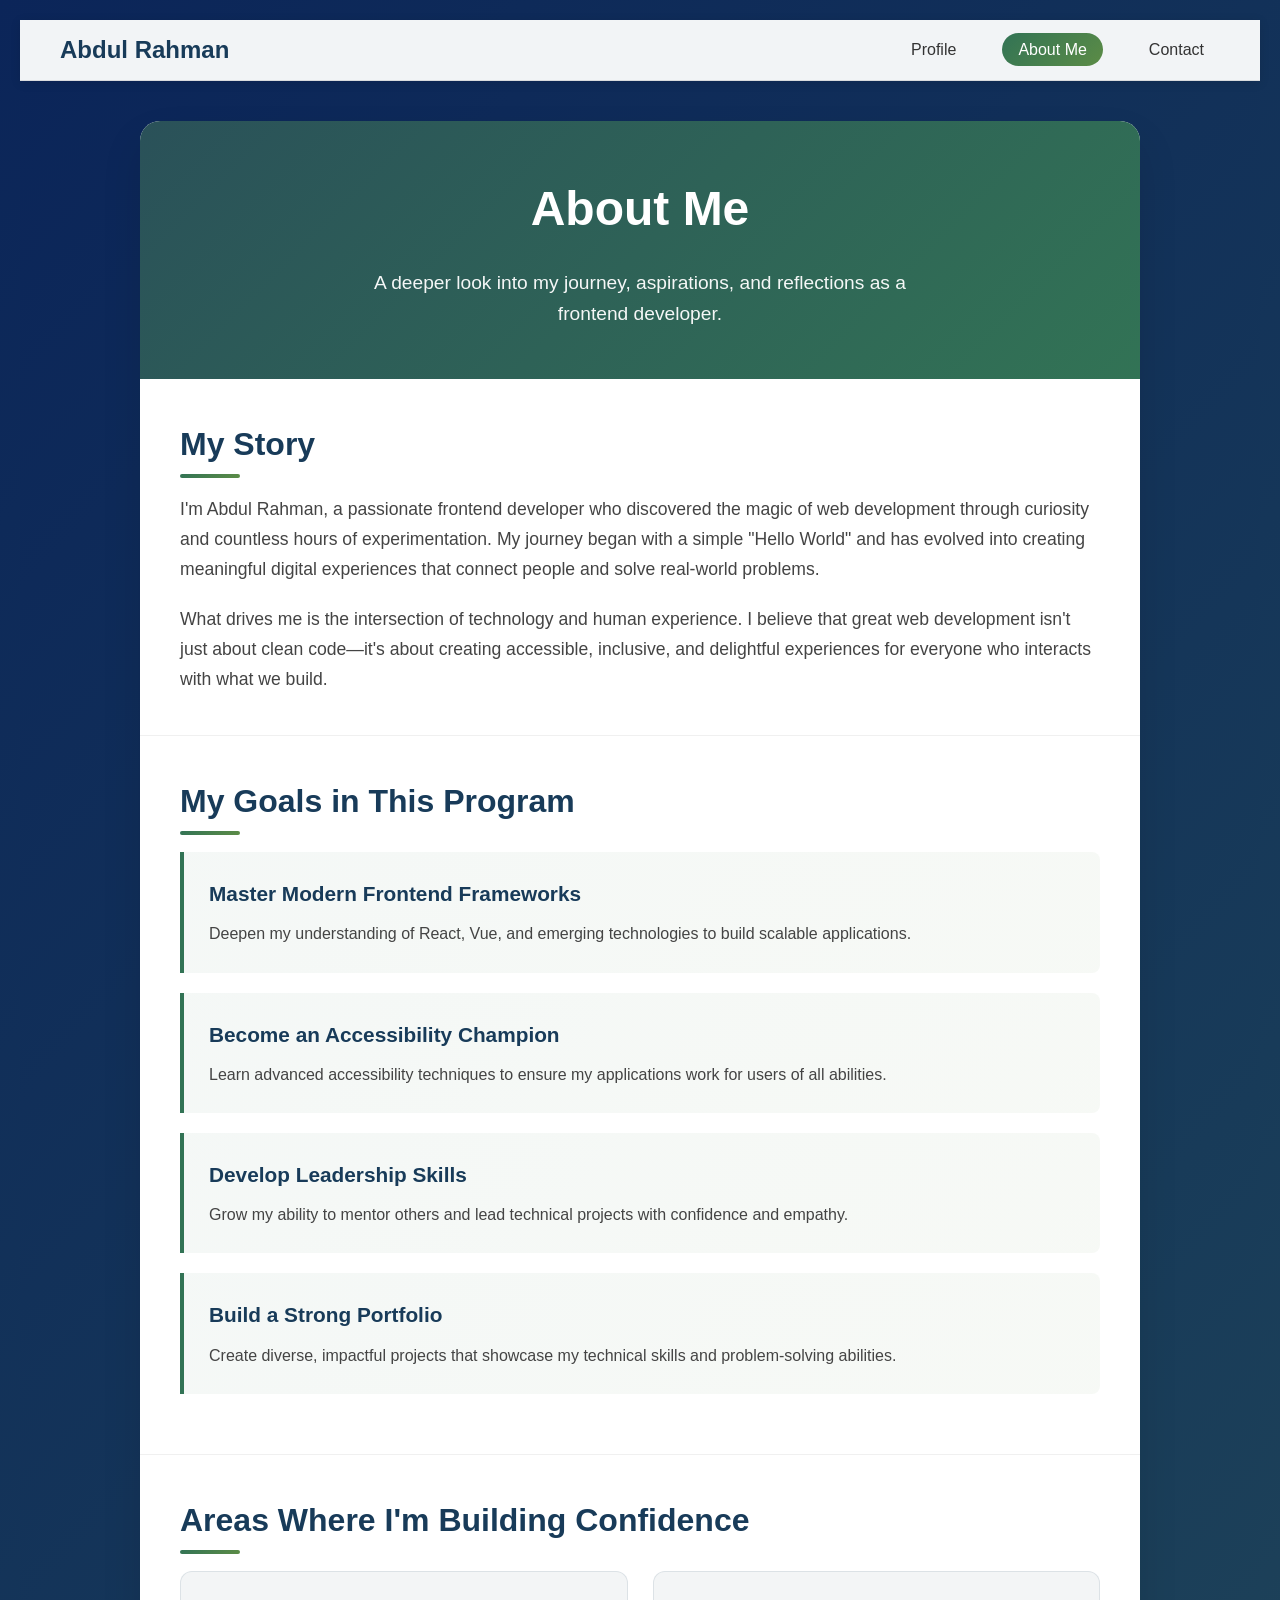
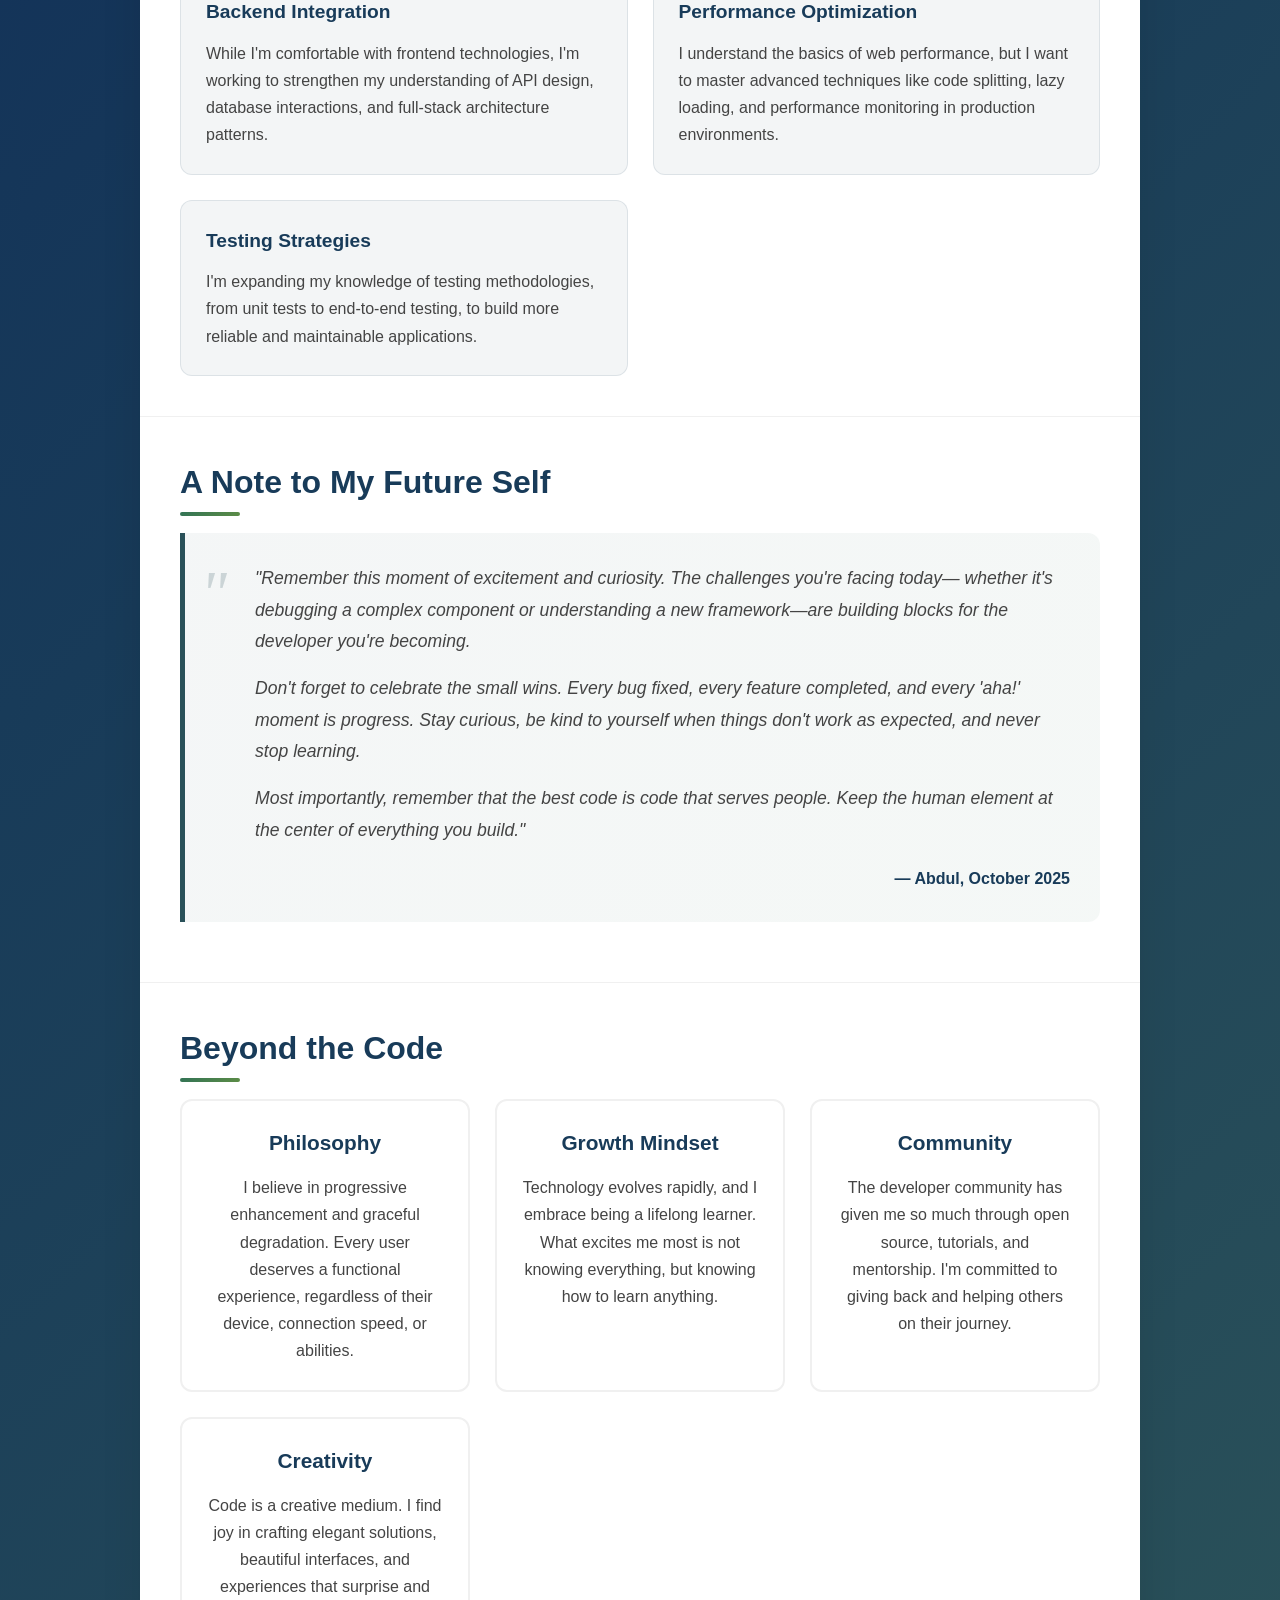
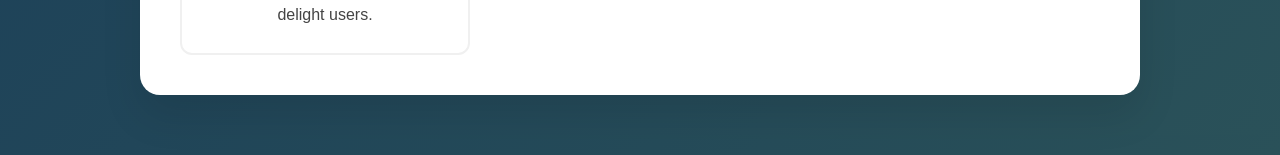
<file: about.html>
<!DOCTYPE html>
<html lang="en">
<head>
    <meta charset="UTF-8">
    <meta name="viewport" content="width=device-width, initial-scale=1.0">
    <title>About Me - Abdul Rahman</title>
    <link rel="stylesheet" href="styles.css">
</head>
<body>
    <nav class="main-navigation" aria-label="Main navigation">
        <div class="nav-container">
            <a href="index.html" class="nav-logo">Abdul Rahman</a>
            <ul class="nav-links">
                <li><a href="index.html" class="nav-link">Profile</a></li>
                <li><a href="about.html" class="nav-link active" aria-current="page">About Me</a></li>
                <li><a href="contact.html" class="nav-link">Contact</a></li>
            </ul>
        </div>
    </nav>
    
    <main class="about-main" data-testid="test-about-page">
        <div class="about-container">
            <header class="about-header">
                <h1>About Me</h1>
                <p>A deeper look into my journey, aspirations, and reflections as a frontend developer.</p>
            </header>
            
            <section class="about-section" data-testid="test-about-bio">
                <h2>My Story</h2>
                <p>
                    I'm Abdul Rahman, a passionate frontend developer who discovered the magic of web development 
                    through curiosity and countless hours of experimentation. My journey began with a simple 
                    "Hello World" and has evolved into creating meaningful digital experiences that connect people 
                    and solve real-world problems.
                </p>
                <p>
                    What drives me is the intersection of technology and human experience. I believe that great 
                    web development isn't just about clean code—it's about creating accessible, inclusive, and 
                    delightful experiences for everyone who interacts with what we build.
                </p>
            </section>
            
            <section class="about-section" data-testid="test-about-goals">
                <h2>My Goals in This Program</h2>
                <ul class="goals-list">
                    <li>
                        <h3>Master Modern Frontend Frameworks</h3>
                        <p>Deepen my understanding of React, Vue, and emerging technologies to build scalable applications.</p>
                    </li>
                    <li>
                        <h3>Become an Accessibility Champion</h3>
                        <p>Learn advanced accessibility techniques to ensure my applications work for users of all abilities.</p>
                    </li>
                    <li>
                        <h3>Develop Leadership Skills</h3>
                        <p>Grow my ability to mentor others and lead technical projects with confidence and empathy.</p>
                    </li>
                    <li>
                        <h3>Build a Strong Portfolio</h3>
                        <p>Create diverse, impactful projects that showcase my technical skills and problem-solving abilities.</p>
                    </li>
                </ul>
            </section>
            
            <section class="about-section" data-testid="test-about-confidence">
                <h2>Areas Where I'm Building Confidence</h2>
                <div class="confidence-areas">
                    <div class="confidence-item">
                        <h3>Backend Integration</h3>
                        <p>
                            While I'm comfortable with frontend technologies, I'm working to strengthen my understanding 
                            of API design, database interactions, and full-stack architecture patterns.
                        </p>
                    </div>
                    <div class="confidence-item">
                        <h3>Performance Optimization</h3>
                        <p>
                            I understand the basics of web performance, but I want to master advanced techniques like 
                            code splitting, lazy loading, and performance monitoring in production environments.
                        </p>
                    </div>
                    <div class="confidence-item">
                        <h3>Testing Strategies</h3>
                        <p>
                            I'm expanding my knowledge of testing methodologies, from unit tests to end-to-end testing, 
                            to build more reliable and maintainable applications.
                        </p>
                    </div>
                </div>
            </section>
            
            <section class="about-section" data-testid="test-about-future-note">
                <h2>A Note to My Future Self</h2>
                <blockquote class="future-note">
                    <p>
                        "Remember this moment of excitement and curiosity. The challenges you're facing today—
                        whether it's debugging a complex component or understanding a new framework—are building 
                        blocks for the developer you're becoming.
                    </p>
                    <p>
                        Don't forget to celebrate the small wins. Every bug fixed, every feature completed, and 
                        every 'aha!' moment is progress. Stay curious, be kind to yourself when things don't work 
                        as expected, and never stop learning.
                    </p>
                    <p>
                        Most importantly, remember that the best code is code that serves people. Keep the human 
                        element at the center of everything you build."
                    </p>
                    <cite>— Abdul, October 2025</cite>
                </blockquote>
            </section>
            
            <section class="about-section" data-testid="test-about-extra">
                <h2>Beyond the Code</h2>
                <div class="extra-thoughts">
                    <div class="thought-item">
                        <h3>Philosophy</h3>
                        <p>
                            I believe in progressive enhancement and graceful degradation. Every user deserves 
                            a functional experience, regardless of their device, connection speed, or abilities.
                        </p>
                    </div>
                    <div class="thought-item">
                        <h3>Growth Mindset</h3>
                        <p>
                            Technology evolves rapidly, and I embrace being a lifelong learner. What excites me 
                            most is not knowing everything, but knowing how to learn anything.
                        </p>
                    </div>
                    <div class="thought-item">
                        <h3>Community</h3>
                        <p>
                            The developer community has given me so much through open source, tutorials, and 
                            mentorship. I'm committed to giving back and helping others on their journey.
                        </p>
                    </div>
                    <div class="thought-item">
                        <h3>Creativity</h3>
                        <p>
                            Code is a creative medium. I find joy in crafting elegant solutions, beautiful 
                            interfaces, and experiences that surprise and delight users.
                        </p>
                    </div>
                </div>
            </section>
        </div>
    </main>
    
    <script src="script.js"></script>
</body>
</html>
</file>
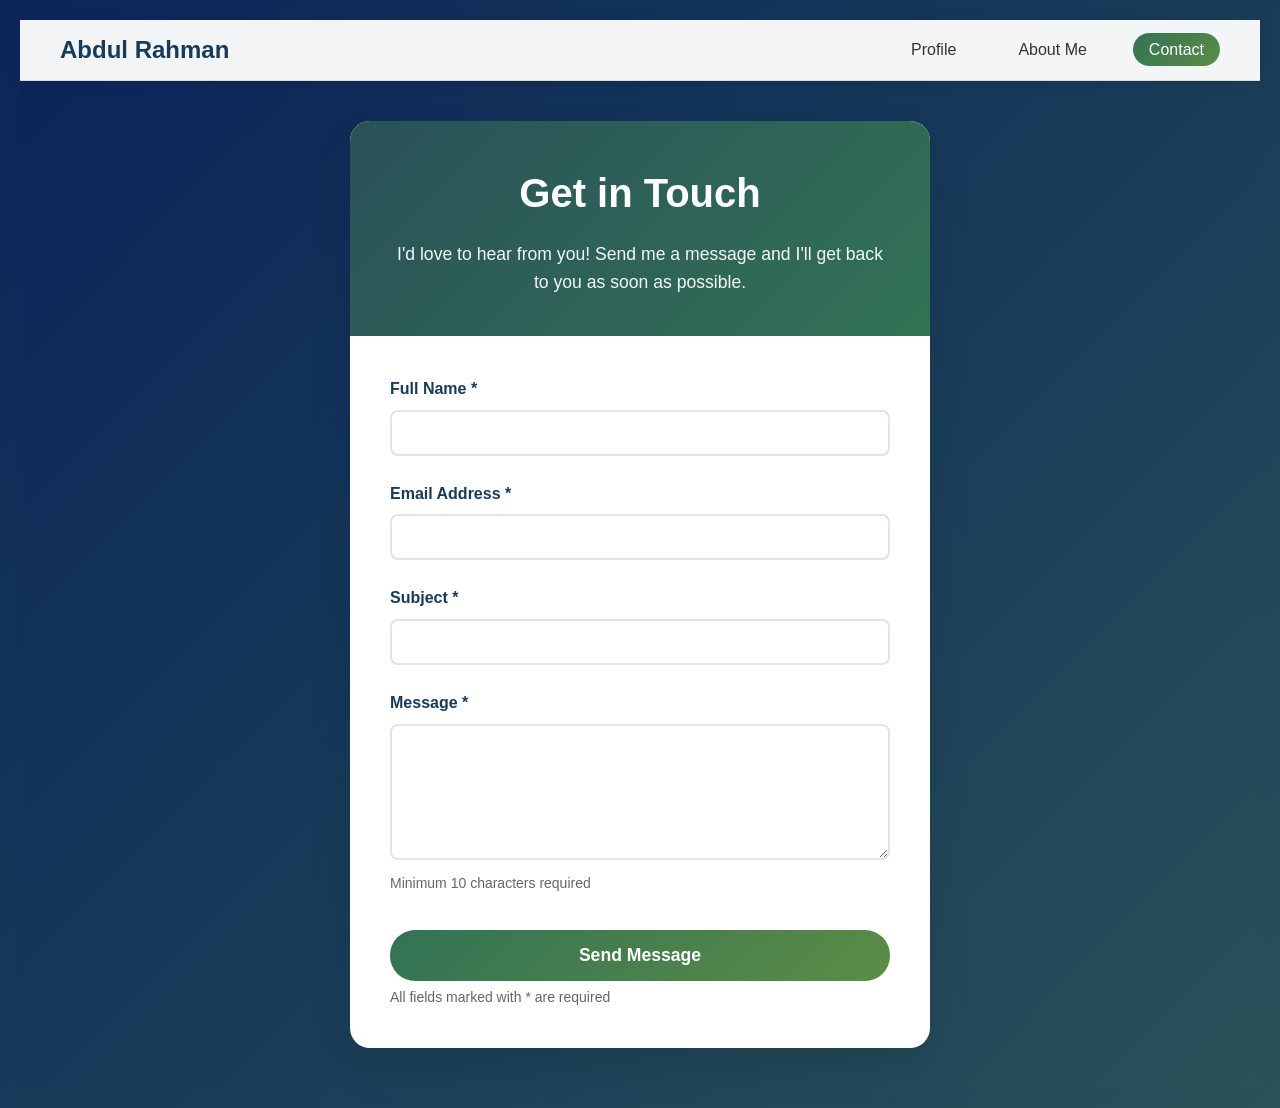
<file: contact.html>
<!DOCTYPE html>
<html lang="en">
<head>
    <meta charset="UTF-8">
    <meta name="viewport" content="width=device-width, initial-scale=1.0">
    <title>Contact Us - Abdul Rahman</title>
    <link rel="stylesheet" href="styles.css">
</head>
<body>
    <nav class="main-navigation" aria-label="Main navigation">
        <div class="nav-container">
            <a href="index.html" class="nav-logo">Abdul Rahman</a>
            <ul class="nav-links">
                <li><a href="index.html" class="nav-link">Profile</a></li>
                <li><a href="about.html" class="nav-link">About Me</a></li>
                <li><a href="contact.html" class="nav-link active" aria-current="page">Contact</a></li>
            </ul>
        </div>
    </nav>
    
    <main class="contact-main">
        <div class="contact-container">
            <header class="contact-header">
                <h1>Get in Touch</h1>
                <p>I'd love to hear from you! Send me a message and I'll get back to you as soon as possible.</p>
            </header>
            
            <form class="contact-form" id="contactForm" novalidate>
                <div class="form-group">
                    <label for="fullName" class="form-label">Full Name *</label>
                    <input 
                        type="text" 
                        id="fullName" 
                        name="fullName" 
                        class="form-input" 
                        data-testid="test-contact-name"
                        required
                        aria-describedby="fullName-error"
                        autocomplete="name"
                    >
                    <div class="error-message" id="fullName-error" data-testid="test-contact-error-name" role="alert" aria-live="polite"></div>
                </div>
                
                <div class="form-group">
                    <label for="email" class="form-label">Email Address *</label>
                    <input 
                        type="email" 
                        id="email" 
                        name="email" 
                        class="form-input" 
                        data-testid="test-contact-email"
                        required
                        aria-describedby="email-error"
                        autocomplete="email"
                    >
                    <div class="error-message" id="email-error" data-testid="test-contact-error-email" role="alert" aria-live="polite"></div>
                </div>
                
                <div class="form-group">
                    <label for="subject" class="form-label">Subject *</label>
                    <input 
                        type="text" 
                        id="subject" 
                        name="subject" 
                        class="form-input" 
                        data-testid="test-contact-subject"
                        required
                        aria-describedby="subject-error"
                        autocomplete="off"
                    >
                    <div class="error-message" id="subject-error" data-testid="test-contact-error-subject" role="alert" aria-live="polite"></div>
                </div>
                
                <div class="form-group">
                    <label for="message" class="form-label">Message *</label>
                    <textarea 
                        id="message" 
                        name="message" 
                        class="form-textarea" 
                        data-testid="test-contact-message"
                        required
                        aria-describedby="message-error message-help"
                        rows="6"
                        minlength="10"
                    ></textarea>
                    <div class="form-help" id="message-help">Minimum 10 characters required</div>
                    <div class="error-message" id="message-error" data-testid="test-contact-error-message" role="alert" aria-live="polite"></div>
                </div>
                
                <button 
                    type="submit" 
                    class="submit-button" 
                    data-testid="test-contact-submit"
                    aria-describedby="submit-help"
                >
                    Send Message
                </button>
                <div class="form-help" id="submit-help">All fields marked with * are required</div>
            </form>
            
            <div class="success-message" id="successMessage" data-testid="test-contact-success" role="alert" aria-live="polite">
                <h2>Thank you for your message!</h2>
                <p>I've received your message and will get back to you within 24 hours.</p>
            </div>
        </div>
    </main>
    
    <script src="script.js"></script>
    <script src="contact.js"></script>
</body>
</html>
</file>
<file: styles.css>
/* Reset and base styles */
* {
    margin: 0;
    padding: 0;
    box-sizing: border-box;
}

body {
    font-family: -apple-system, BlinkMacSystemFont, 'Segoe UI', Roboto, Oxygen, Ubuntu, Cantarell, sans-serif;
    line-height: 1.6;
    color: #333;
    background: linear-gradient(135deg, #0B2559 0%, #183B59 50%, #2A5159 100%);
    min-height: 100vh;
    padding: 20px;
}

main {
    display: flex;
    justify-content: center;
    align-items: center;
    min-height: calc(100vh - 40px);
}

/* Profile Card Container */
.profile-card {
    background: white;
    border-radius: 20px;
    box-shadow: 0 20px 40px rgba(0, 0, 0, 0.1);
    overflow: hidden;
    max-width: 800px;
    width: 100%;
    transition: transform 0.3s ease, box-shadow 0.3s ease;
}

.profile-card:hover {
    transform: translateY(-5px);
    box-shadow: 0 25px 50px rgba(0, 0, 0, 0.15);
}

/* Profile Header */
.profile-header {
    display: flex;
    flex-direction: column;
    align-items: center;
    padding: 40px 30px 30px;
    background: linear-gradient(135deg, #2A5159 0%, #327355 100%);
    color: white;
    text-align: center;
}

.avatar-container {
    margin-bottom: 20px;
}

.avatar {
    width: 120px;
    height: 120px;
    border-radius: 50%;
    border: 4px solid rgba(255, 255, 255, 0.3);
    object-fit: cover;
    transition: transform 0.3s ease;
}

.avatar:hover {
    transform: scale(1.05);
}

.user-name {
    font-size: 2.5rem;
    font-weight: 700;
    margin-bottom: 10px;
    text-shadow: 0 2px 4px rgba(0, 0, 0, 0.1);
}

.user-bio {
    font-size: 1.1rem;
    line-height: 1.5;
    opacity: 0.95;
    max-width: 500px;
    margin-bottom: 15px;
}

.timestamp {
    font-family: 'Courier New', monospace;
    font-size: 0.9rem;
    background: rgba(255, 255, 255, 0.2);
    padding: 8px 16px;
    border-radius: 20px;
    backdrop-filter: blur(10px);
}

/* Content Sections */
.social-links,
.hobbies-section,
.dislikes-section {
    padding: 30px;
    border-bottom: 1px solid #f0f0f0;
}

.dislikes-section {
    border-bottom: none;
}

.section-title {
    font-size: 1.5rem;
    font-weight: 600;
    margin-bottom: 20px;
    color: #183B59;
    position: relative;
}

.section-title::after {
    content: '';
    position: absolute;
    bottom: -5px;
    left: 0;
    width: 50px;
    height: 3px;
    background: linear-gradient(135deg, #327355 0%, #5C8C46 100%);
    border-radius: 2px;
}

/* Social Links */
.social-list {
    display: flex;
    flex-wrap: wrap;
    gap: 15px;
    list-style: none;
}

.social-list li {
    flex: 1;
    min-width: 120px;
}

.social-list a {
    display: block;
    padding: 12px 20px;
    background: linear-gradient(135deg, #327355 0%, #5C8C46 100%);
    color: white;
    text-decoration: none;
    border-radius: 25px;
    text-align: center;
    font-weight: 500;
    transition: all 0.3s ease;
    position: relative;
    overflow: hidden;
}

.social-list a::before {
    content: '';
    position: absolute;
    top: 0;
    left: -100%;
    width: 100%;
    height: 100%;
    background: linear-gradient(90deg, transparent, rgba(255, 255, 255, 0.2), transparent);
    transition: left 0.5s;
}

.social-list a:hover::before {
    left: 100%;
}

.social-list a:hover {
    transform: translateY(-2px);
    box-shadow: 0 10px 20px rgba(50, 115, 85, 0.3);
}

.social-list a:focus {
    outline: 3px solid #ffd700;
    outline-offset: 2px;
}

/* Lists */
.hobbies-list,
.dislikes-list {
    list-style: none;
    display: grid;
    grid-template-columns: repeat(auto-fit, minmax(200px, 1fr));
    gap: 12px;
}

.hobbies-list li,
.dislikes-list li {
    padding: 12px 16px;
    border-radius: 8px;
    font-weight: 500;
    transition: all 0.3s ease;
}

.hobbies-list li {
    background: linear-gradient(135deg, #2A5159 0%, #327355 100%);
    color: white;
}

.dislikes-list li {
    background: linear-gradient(135deg, #183B59 0%, #2A5159 100%);
    color: white;
}

.hobbies-list li:hover,
.dislikes-list li:hover {
    transform: translateY(-2px);
    box-shadow: 0 5px 15px rgba(0, 0, 0, 0.1);
}

/* Responsive Design */
@media (min-width: 768px) {
    .profile-header {
        flex-direction: row;
        text-align: left;
        align-items: center;
        padding: 50px 40px;
    }
    
    .avatar-container {
        margin-right: 30px;
        margin-bottom: 0;
    }
    
    .avatar {
        width: 150px;
        height: 150px;
    }
    
    .profile-info {
        flex: 1;
    }
    
    .user-name {
        font-size: 3rem;
    }
    
    .user-bio {
        font-size: 1.2rem;
    }
}

@media (min-width: 1024px) {
    .social-links,
    .hobbies-section,
    .dislikes-section {
        padding: 40px;
    }
    
    .social-list {
        justify-content: flex-start;
    }
    
    .social-list li {
        flex: none;
        min-width: 140px;
    }
}

/* Focus styles for accessibility */
*:focus {
    outline: 2px solid #667eea;
    outline-offset: 2px;
}

/* Reduced motion for accessibility */
@media (prefers-reduced-motion: reduce) {
    * {
        animation-duration: 0.01ms !important;
        animation-iteration-count: 1 !important;
        transition-duration: 0.01ms !important;
    }
}

/* High contrast mode support */
@media (prefers-contrast: high) {
    .profile-card {
        border: 2px solid #000;
    }
    
    .social-list a {
        border: 2px solid #000;
    }
}

/* Navigation Styles */
.main-navigation {
    background: rgba(255, 255, 255, 0.95);
    backdrop-filter: blur(10px);
    border-bottom: 1px solid rgba(0, 0, 0, 0.1);
    position: sticky;
    top: 0;
    z-index: 100;
    box-shadow: 0 2px 10px rgba(0, 0, 0, 0.1);
}

.nav-container {
    max-width: 1200px;
    margin: 0 auto;
    padding: 0 20px;
    display: flex;
    justify-content: space-between;
    align-items: center;
    min-height: 60px;
}

.nav-logo {
    font-size: 1.5rem;
    font-weight: 700;
    color: #183B59;
    text-decoration: none;
    transition: color 0.3s ease;
}

.nav-logo:hover {
    color: #327355;
}

.nav-links {
    display: flex;
    list-style: none;
    gap: 30px;
    margin: 0;
    padding: 0;
}

.nav-link {
    color: #333;
    text-decoration: none;
    font-weight: 500;
    padding: 8px 16px;
    border-radius: 20px;
    transition: all 0.3s ease;
    position: relative;
}

.nav-link:hover {
    background: rgba(50, 115, 85, 0.1);
    color: #327355;
}

.nav-link.active {
    background: linear-gradient(135deg, #327355 0%, #5C8C46 100%);
    color: white;
}

.nav-link:focus {
    outline: 2px solid #667eea;
    outline-offset: 2px;
}

/* Contact Page Styles */
.contact-main {
    min-height: calc(100vh - 60px);
    padding: 40px 20px;
    background: linear-gradient(135deg, #0B2559 0%, #183B59 50%, #2A5159 100%);
}

.contact-container {
    max-width: 800px;
    margin: 0 auto;
    background: white;
    border-radius: 20px;
    box-shadow: 0 20px 40px rgba(0, 0, 0, 0.1);
    overflow: hidden;
}

.contact-header {
    background: linear-gradient(135deg, #2A5159 0%, #327355 100%);
    color: white;
    padding: 40px;
    text-align: center;
}

.contact-header h1 {
    font-size: 2.5rem;
    margin-bottom: 15px;
    font-weight: 700;
}

.contact-header p {
    font-size: 1.1rem;
    opacity: 0.95;
    max-width: 500px;
    margin: 0 auto;
}

.contact-form {
    padding: 40px;
}

.form-group {
    margin-bottom: 25px;
}

.form-label {
    display: block;
    font-weight: 600;
    color: #183B59;
    margin-bottom: 8px;
    font-size: 1rem;
}

.form-input,
.form-textarea {
    width: 100%;
    padding: 12px 16px;
    border: 2px solid #e1e5e9;
    border-radius: 8px;
    font-size: 1rem;
    font-family: inherit;
    transition: all 0.3s ease;
    background: white;
}

.form-input:focus,
.form-textarea:focus {
    outline: none;
    border-color: #327355;
    box-shadow: 0 0 0 3px rgba(50, 115, 85, 0.1);
}

.form-input.error,
.form-textarea.error {
    border-color: #dc3545;
    box-shadow: 0 0 0 3px rgba(220, 53, 69, 0.1);
}

.form-textarea {
    resize: vertical;
    min-height: 120px;
}

.form-help {
    font-size: 0.875rem;
    color: #666;
    margin-top: 5px;
}

.error-message {
    color: #dc3545;
    font-size: 0.875rem;
    margin-top: 5px;
    display: none;
    font-weight: 500;
}

.submit-button {
    background: linear-gradient(135deg, #327355 0%, #5C8C46 100%);
    color: white;
    border: none;
    padding: 15px 30px;
    font-size: 1.1rem;
    font-weight: 600;
    border-radius: 25px;
    cursor: pointer;
    transition: all 0.3s ease;
    width: 100%;
    margin-top: 10px;
}

.submit-button:hover:not(:disabled) {
    transform: translateY(-2px);
    box-shadow: 0 10px 20px rgba(50, 115, 85, 0.3);
}

.submit-button:disabled {
    opacity: 0.7;
    cursor: not-allowed;
    transform: none;
}

.submit-button:focus {
    outline: 3px solid #ffd700;
    outline-offset: 2px;
}

.success-message {
    display: none;
    padding: 40px;
    text-align: center;
    background: linear-gradient(135deg, #327355 0%, #5C8C46 100%);
    color: white;
}

.success-message h2 {
    font-size: 2rem;
    margin-bottom: 15px;
    font-weight: 700;
}

.success-message p {
    font-size: 1.1rem;
    opacity: 0.95;
}

/* About Page Styles */
.about-main {
    min-height: calc(100vh - 60px);
    padding: 40px 20px;
    background: linear-gradient(135deg, #0B2559 0%, #183B59 50%, #2A5159 100%);
}

.about-container {
    max-width: 1000px;
    margin: 0 auto;
    background: white;
    border-radius: 20px;
    box-shadow: 0 20px 40px rgba(0, 0, 0, 0.1);
    overflow: hidden;
}

.about-header {
    background: linear-gradient(135deg, #2A5159 0%, #327355 100%);
    color: white;
    padding: 50px 40px;
    text-align: center;
}

.about-header h1 {
    font-size: 3rem;
    margin-bottom: 20px;
    font-weight: 700;
}

.about-header p {
    font-size: 1.2rem;
    opacity: 0.95;
    max-width: 600px;
    margin: 0 auto;
}

.about-section {
    padding: 40px;
    border-bottom: 1px solid #f0f0f0;
}

.about-section:last-child {
    border-bottom: none;
}

.about-section h2 {
    font-size: 2rem;
    color: #183B59;
    margin-bottom: 25px;
    font-weight: 700;
    position: relative;
}

.about-section h2::after {
    content: '';
    position: absolute;
    bottom: -8px;
    left: 0;
    width: 60px;
    height: 4px;
    background: linear-gradient(135deg, #327355 0%, #5C8C46 100%);
    border-radius: 2px;
}

.about-section p {
    font-size: 1.1rem;
    line-height: 1.7;
    color: #444;
    margin-bottom: 20px;
}

.about-section p:last-child {
    margin-bottom: 0;
}

.goals-list {
    list-style: none;
    padding: 0;
    margin: 0;
}

.goals-list li {
    background: linear-gradient(135deg, rgba(50, 115, 85, 0.05) 0%, rgba(92, 140, 70, 0.05) 100%);
    border-left: 4px solid #327355;
    padding: 25px;
    margin-bottom: 20px;
    border-radius: 0 8px 8px 0;
    transition: all 0.3s ease;
}

.goals-list li:hover {
    transform: translateX(5px);
    box-shadow: 0 5px 15px rgba(0, 0, 0, 0.1);
}

.goals-list h3 {
    font-size: 1.3rem;
    color: #183B59;
    margin-bottom: 10px;
    font-weight: 600;
}

.goals-list p {
    margin: 0;
    font-size: 1rem;
}

.confidence-areas {
    display: grid;
    grid-template-columns: repeat(auto-fit, minmax(300px, 1fr));
    gap: 25px;
    margin-top: 20px;
}

.confidence-item {
    background: rgba(24, 59, 89, 0.05);
    padding: 25px;
    border-radius: 12px;
    border: 1px solid rgba(24, 59, 89, 0.1);
    transition: all 0.3s ease;
}

.confidence-item:hover {
    transform: translateY(-3px);
    box-shadow: 0 8px 25px rgba(0, 0, 0, 0.1);
}

.confidence-item h3 {
    font-size: 1.2rem;
    color: #183B59;
    margin-bottom: 12px;
    font-weight: 600;
}

.confidence-item p {
    margin: 0;
    font-size: 1rem;
}

.future-note {
    background: linear-gradient(135deg, rgba(42, 81, 89, 0.05) 0%, rgba(50, 115, 85, 0.05) 100%);
    border-left: 5px solid #2A5159;
    padding: 30px;
    margin: 20px 0;
    border-radius: 0 12px 12px 0;
    font-style: italic;
    position: relative;
}

.future-note::before {
    content: '"';
    font-size: 4rem;
    color: rgba(42, 81, 89, 0.2);
    position: absolute;
    top: 10px;
    left: 15px;
    font-family: serif;
}

.future-note p {
    font-size: 1.1rem;
    line-height: 1.8;
    margin-bottom: 15px;
    padding-left: 40px;
}

.future-note cite {
    display: block;
    text-align: right;
    font-weight: 600;
    color: #183B59;
    font-style: normal;
    margin-top: 20px;
}

.extra-thoughts {
    display: grid;
    grid-template-columns: repeat(auto-fit, minmax(250px, 1fr));
    gap: 25px;
    margin-top: 20px;
}

.thought-item {
    background: white;
    border: 2px solid #f0f0f0;
    padding: 25px;
    border-radius: 12px;
    text-align: center;
    transition: all 0.3s ease;
}

.thought-item:hover {
    border-color: #327355;
    transform: translateY(-5px);
    box-shadow: 0 10px 30px rgba(0, 0, 0, 0.1);
}

.thought-item h3 {
    font-size: 1.3rem;
    margin-bottom: 15px;
    color: #183B59;
}

.thought-item p {
    margin: 0;
    font-size: 1rem;
}

/* Screen reader only class */
.sr-only {
    position: absolute;
    width: 1px;
    height: 1px;
    padding: 0;
    margin: -1px;
    overflow: hidden;
    clip: rect(0, 0, 0, 0);
    white-space: nowrap;
    border: 0;
}

/* Mobile Navigation */
@media (max-width: 768px) {
    .nav-container {
        flex-direction: column;
        padding: 15px 20px;
        gap: 15px;
    }
    
    .nav-links {
        gap: 15px;
    }
    
    .nav-link {
        padding: 6px 12px;
        font-size: 0.9rem;
    }
    
    .contact-header,
    .about-header {
        padding: 30px 20px;
    }
    
    .contact-header h1,
    .about-header h1 {
        font-size: 2rem;
    }
    
    .contact-form,
    .about-section {
        padding: 30px 20px;
    }
    
    .confidence-areas,
    .extra-thoughts {
        grid-template-columns: 1fr;
    }
    
    .future-note {
        padding: 20px;
    }
    
    .future-note p {
        padding-left: 30px;
    }
}
</file>
